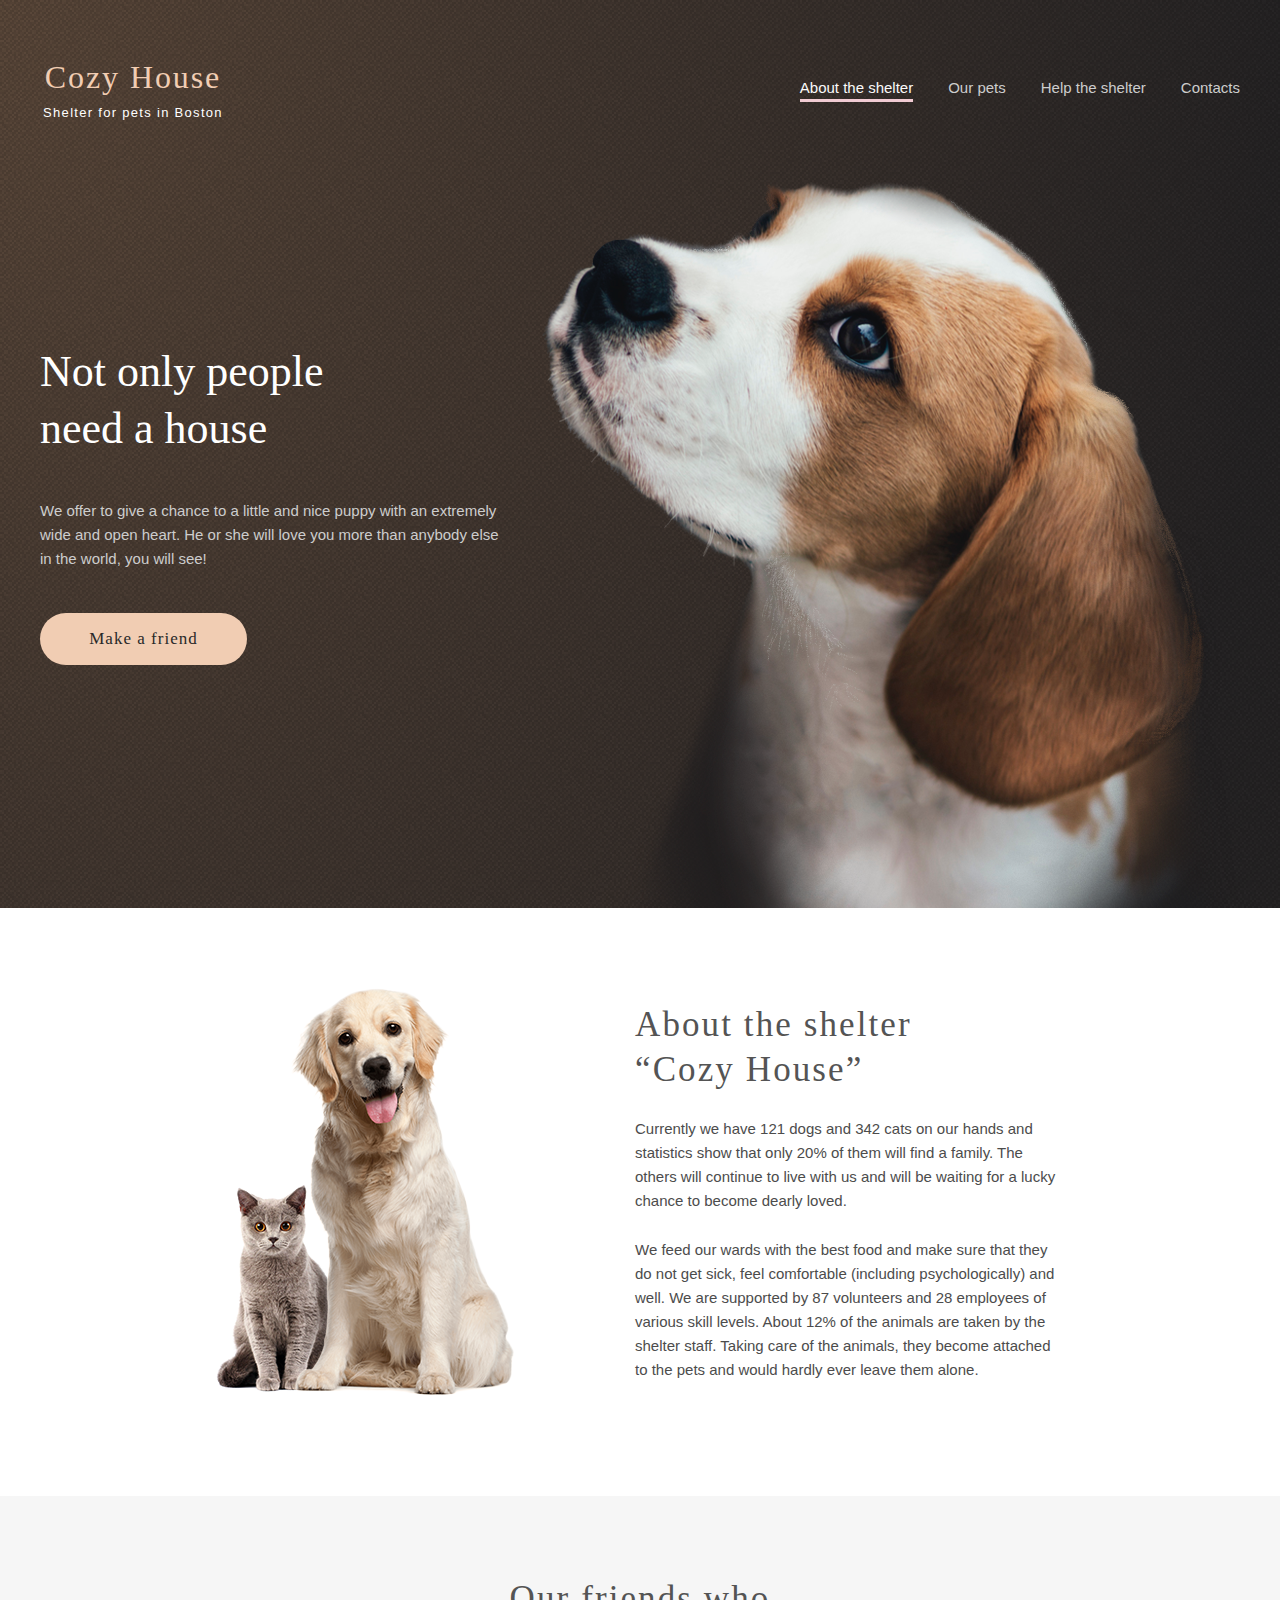
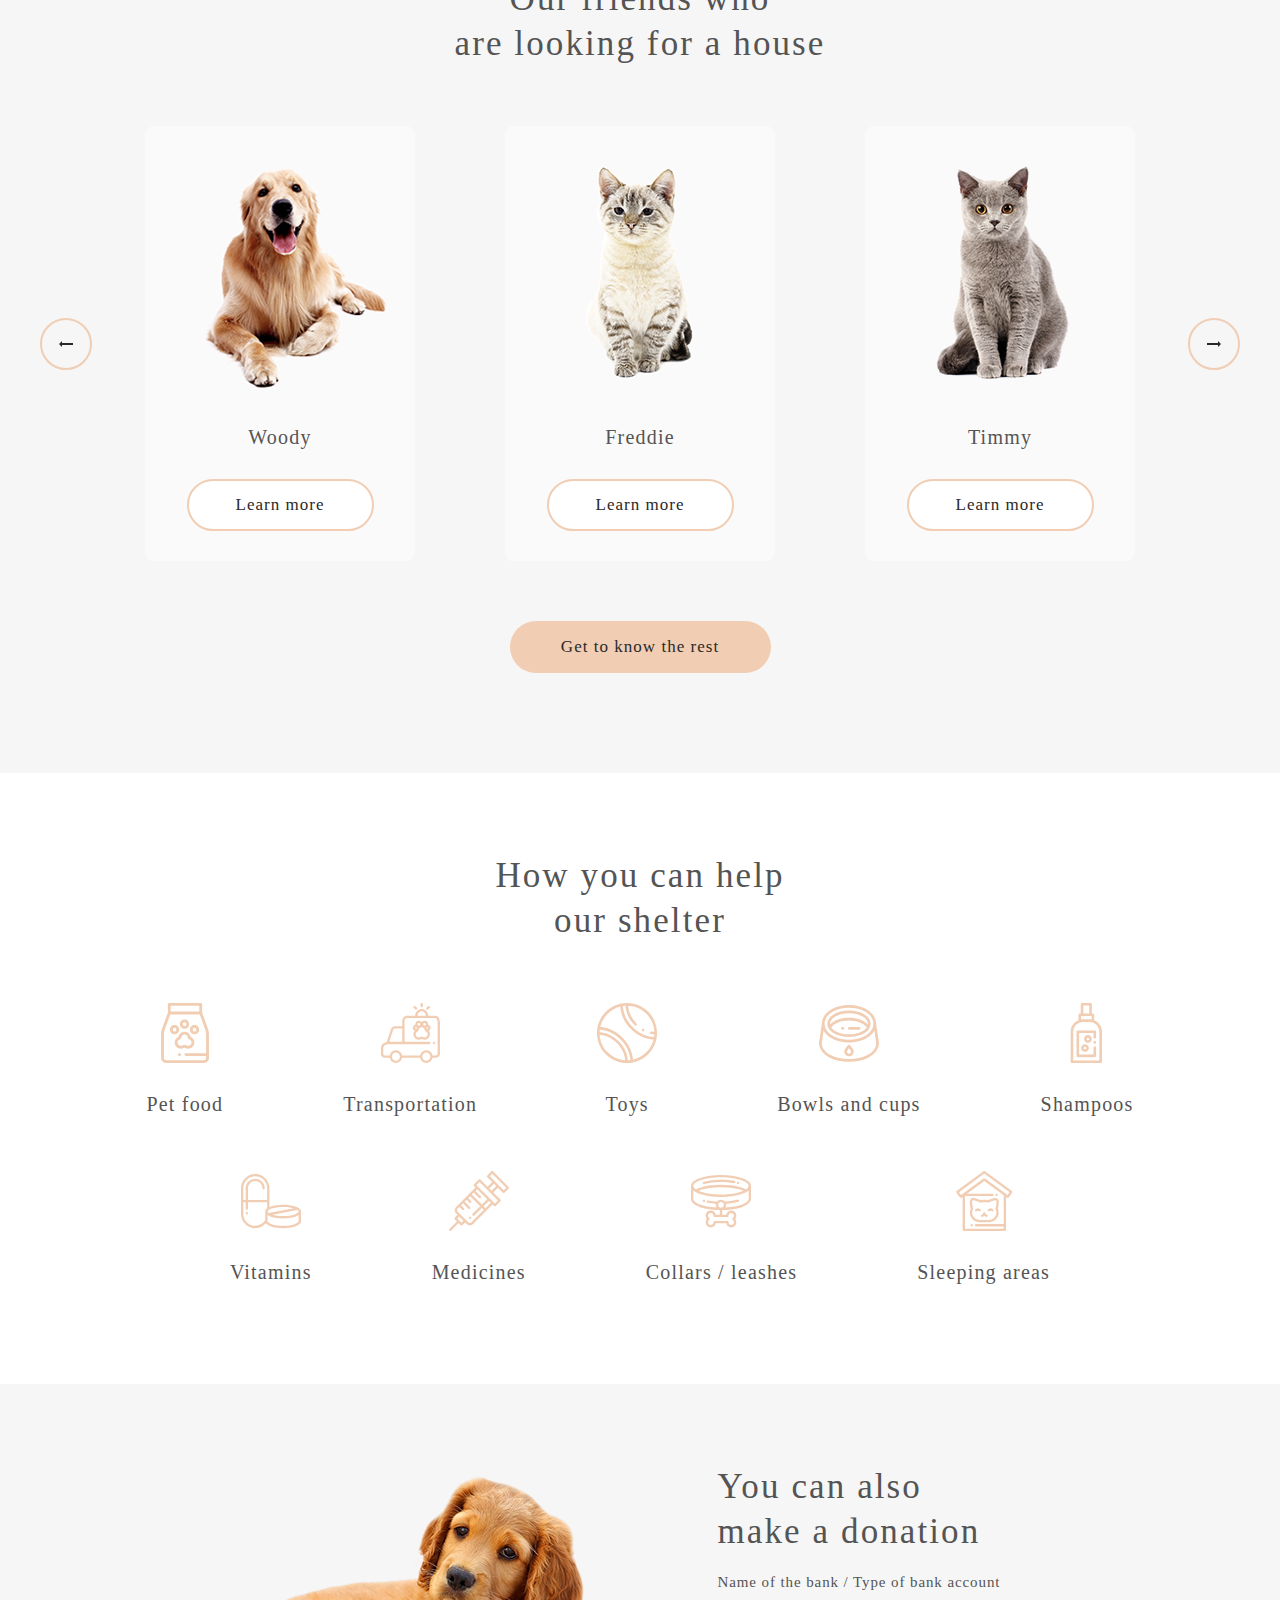
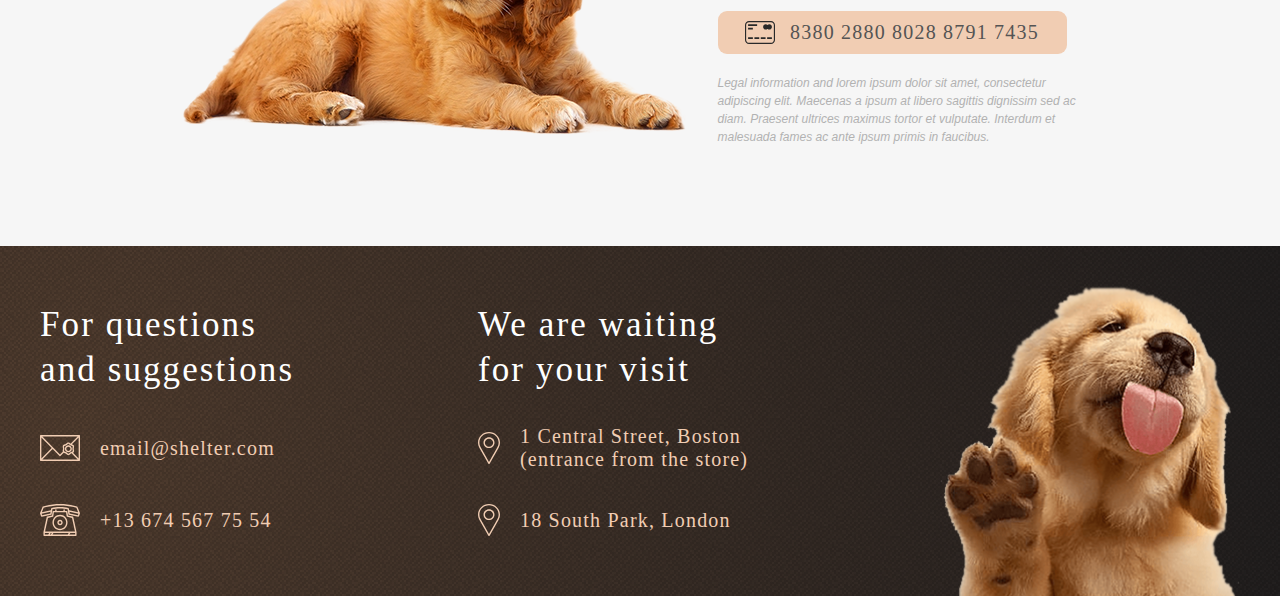
<file: pages/main/index.html>
<!DOCTYPE html>
<html lang="en">

<head>
    <meta charset="UTF-8">
    <meta name="viewport" content="width=device-width, initial-scale=1.0, maximum-scale=1">
    <title>Shelter - Main</title>
    <link rel="icon" type="icon" href="../../assets/icons/shelter.ico">
    <link rel="preload" href="../../assets/pets.json" as="fetch" crossorigin>
    <link rel="stylesheet" href="../../assets/styles/reset.css">
    <link rel="stylesheet" href="../../assets/styles/allpages.css">
    <link rel="stylesheet" href="./animations.css">
    <link rel="stylesheet" href="../../assets/styles/engine.css">
    <link rel="stylesheet" href="./style.css">
    <link rel="apple-touch-icon" sizes="180x180" href="../../assets/static/apple-touch-icon.png">
    <link rel="icon" type="image/png" sizes="32x32" href="../../assets/static/favicon-32x32.png">
    <link rel="icon" type="image/png" sizes="16x16" href="../../assets/static/favicon-16x16.png">
    <link rel="manifest" href="../../assets/static/site.webmanifest">
    <link rel="mask-icon" href="../../assets/static/safari-pinned-tab.svg" color="#5bbad5">
    <meta name="msapplication-TileColor" content="#da532c">
    <meta name="theme-color" content="#ffffff">
</head>

<body class="body" id="body">
    <h1 class="hidden-h1" hidden>Cozy House</h1>
    <header class="header">
        <div class= "blackout" id="blackout" onclick="pageEngine.resetMenu()"></div>
        <div class="content-wrapper">
            <div class="header-container">
                <div class="header-logo" id="header-logo">
                    <span class="header-logo-title" id="header-logo-title">Cozy House</span>
                    <span class="header-logo-subtitle" id="header-logo-subtitle">Shelter for pets in Boston</span>
                </div>
                <div class="header-burger" id="header-burger" onclick="pageEngine.switchMenu()">
                    <img src="../../assets/icons/Burger.svg" alt="burger icon">
                    <!-- <div class="header-burger-bar header-burger-bar1"></div>
                    <div class="header-burger-bar header-burger-bar2"></div>
                    <div class="header-burger-bar header-burger-bar3"></div> -->
                </div>
                <nav class="header-menu" id="header-menu">
                    <ul class="header-menu-list">
                        <li class="header-menu-item">
                            <a class="header-menu-link header-menu-active-link active" href="#" onclick="pageEngine.resetMenu()">About the shelter</a>
                        </li>
                        <li class="header-menu-item">
                            <a class="header-menu-link active" href="../pets/">Our pets</a>
                        </li>
                        <li class="header-menu-item ">
                            <a class="header-menu-link default-link" href="javascript:void(0);">Help the shelter</a>
                        </li>
                        <li class="header-menu-item">
                            <a class="header-menu-link default-link" href="javascript:void(0);">Contacts</a>
                        </li>
                    </ul>
                </nav>
            </div>
        </div>
    </header>
    <main>
        <div class="section-not-only">
            <div class="content-wrapper">
                <section class="not-only">
                    <div class="not-only-content">
                        <div class="not-only-caption caption-mobile"><h2>Not only people need a house</h2></div>
                        <div class="not-only-text"><p class="text-white">We offer to give a chance to a little and nice puppy with an extremely wide and open heart. He or she will love you more than anybody else in the world, you will see!</p></div>
                        <button class="not-only-button" onclick="location.href = '../pets/';">Make a friend</button>
                    </div>
                    <div class="not-only-image"><img src="../../assets/images/main/start-screen-puppy.png" alt="Woof woof"></div>
                </section>
            </div>
        </div>

        <div class="section-white">
            <div class="content-wrapper">
                <section class="block-section about">
                    <div class="about-image"><img src="../../assets/images/main/about-pets.png" alt="About pets"></div>
                    <div class="about-content">
                        <div class="section-caption caption-mobile"><h3>About the shelter<br> “Cozy House”</h3></div>
                        <div class="about-text"><p>Currently we have 121 dogs and 342 cats on our hands and statistics show that only 20% of them will find a family. The others will continue to live with us and will be waiting for a lucky chance to become dearly loved.</p></div>
                        <div class="about-text"><p>We feed our wards with the best food and make sure that they do not get sick, feel comfortable (including psychologically) and well. We are supported by 87 volunteers and 28 employees of various skill levels. About 12% of the animals are taken by the shelter staff. Taking care of the animals, they become attached to the pets and would hardly ever leave them alone.</p></div>
                    </div>
                </section>
            </div>
        </div>

        <div class="section-gray">
            <div class="content-wrapper">
                <section class="block-section">
                    <div class="section-caption pets-caption centered aligned caption-mobile"><h3>Our friends who<br> are looking for a house</h3></div>
                    <div class="pets-carousel">
                        <div class="pets-left pets-nav-button">
                            <button class="nav-button" onclick="pageEngine.slide(0)"><img src="../../assets/icons/arrow-left.svg" alt="Left arrow"></button>
                        </div>
                        <div class="pets-cards-window">
                                <div class="pet-card" id="pet-card-0" style="order: 0">
                                    <img class="pet-card-image" src="../../assets/images/blank.png" alt="">
                                    <p class="pet-card-title"></p>
                                    <button class="pet-card-button">Learn more</button>
                                </div>
                                <div class="pet-card" id="pet-card-1" style="order: 1">
                                    <img class="pet-card-image" src="../../assets/images/blank.png" alt="">
                                    <p class="pet-card-title"></p>
                                    <button class="pet-card-button">Learn more</button>
                                </div>
                                <div class="pet-card" id="pet-card-2" style="order: 2">
                                    <img class="pet-card-image" src="../../assets/images/blank.png" alt="">
                                    <p class="pet-card-title"></p>
                                    <button class="pet-card-button">Learn more</button>
                                </div>
                        </div>
                        <div class="pets-right pets-nav-button">
                            <button class="nav-button" onclick="pageEngine.slide(1)"><img src="../../assets/icons/arrow-right.svg" alt="Right Arrow"></button>
                        </div>
                    </div>
                    <div class="pets-button-wrapper"><button class="pets-button" onclick="location.href = '../pets/';">Get to know the rest</button></div>
                </section>
            </div>
        </div>

        <div class="section-white">
            <div class="content-wrapper">
                <section class="block-section">
                    <div class="section-caption aligned centered caption-mobile"><h3>How you can help<br> our shelter</h3></div>
                    <div class="help-items">
                        <div class="help-item">
                            <div class="help-icon"><img src="../../assets/icons/help/icon-pet-food.svg" alt=""></div>
                            <h4>Pet food</h4>
                        </div>
                        <div class="help-item">
                            <div class="help-icon"><img src="../../assets/icons/help/icon-transportation.svg" alt=""></div>
                            <h4>Transportation</h4>
                        </div>
                        <div class="help-item">
                            <div class="help-icon"><img src="../../assets/icons/help/icon-toys.svg" alt=""></div>
                            <h4>Toys</h4>
                        </div>
                        <div class="help-item">
                            <div class="help-icon"><img src="../../assets/icons/help/icon-bowls-and-cups.svg" alt=""></div>
                            <h4>Bowls and cups</h4>
                        </div>
                        <div class="help-item">
                            <div class="help-icon"><img src="../../assets/icons/help/icon-shampoos.svg" alt=""></div>
                            <h4>Shampoos</h4>
                        </div>
                        <div class="help-item">
                            <div class="help-icon"><img src="../../assets/icons/help/icon-vitamins.svg" alt=""></div>
                            <h4>Vitamins</h4>
                        </div>
                        <div class="help-item">
                            <div class="help-icon"><img src="../../assets/icons/help/icon-medicines.svg" alt=""></div>
                            <h4>Medicines</h4>
                        </div>
                        <div class="help-item">
                            <div class="help-icon"><img src="../../assets/icons/help/icon-collars-leashes.svg" alt=""></div>
                            <h4>Collars / leashes</h4>
                        </div>
                        <div class="help-item">
                            <div class="help-icon"><img src="../../assets/icons/help/icon-sleeping-area.svg" alt=""></div>
                            <h4>Sleeping areas</h4>
                        </div>                                                        
                    </div>
                </section>
            </div>
        </div>

        <div class="section-gray">
            <div class="content-wrapper">
                <section class="block-section donation">
                    <div class="donation-image"><img src="../../assets/images/main/donation-dog.png" alt="Donation"></div>
                    <div class="donation-content">
                        <div class="section-caption caption-mobile"><h3>You can also<br> make a donation</h3></div>
                        <div class="donation-bank-name"><h5>Name of the bank / Type of bank account</h5></div>
                        <a class="donation-link" href="javascript:void(0);">
                            <div class="donation-button">
                                <img class="active-icon" src="../../assets/icons/credit-card.svg" alt="Credit card">
                                <span class="donation-account">8380 2880 8028 8791 7435</span>
                            </div>
                        </a>
                        <div class="donation-description"><p class="donation-description-text">Legal information and lorem ipsum dolor sit amet, consectetur adipiscing elit. Maecenas a ipsum at libero sagittis dignissim sed ac diam. Praesent ultrices maximus tortor et vulputate. Interdum et malesuada fames ac ante ipsum primis in faucibus.</p></div>
                    </div>
                </section>
            </div>
        </div>
    </main>
    <footer class="footer">
        <div class="content-wrapper">
            <div class="footer-container">
                <div class="footer-contacts-container">
                    <div class="footer-contacts">
                        <div class="footer-contacts-caption"><h3 class="footer-h3">For questions and suggestions</h3></div>
                        <div class="footer-contacts-item"><a href="mailto:email@shelter.com" class="footer-link"><img class="active-icon footer-icon" src="../../assets/icons/mail.svg" alt="E-mail"><h4 class="footer-h4">email@shelter.com</h4></a></div>
                        <div class="footer-contacts-item footer-contacts-tel"><a href="tel:+136745677554" class="footer-link"><img class="active-icon footer-icon" src="../../assets/icons/phone.svg" alt="Phone"><h4 class="footer-h4">+13 674 567 75 54</h4></a></div>
                    </div>
                    <div class="footer-address">
                        <div class="footer-contacts-caption"><h3 class="footer-h3">We are waiting for your visit</h3></div>
                        <div class="footer-contacts-item"><a href="http://maps.google.com/?q=1 Central Street, Boston" target="_blank" class="footer-link"><img class="active-icon footer-icon" src="../../assets/icons/pin.svg" alt=""><h4 class="footer-h4">1 Central Street, Boston<br>(entrance from the store)</h4></a></div>
                        <div class="footer-contacts-item"><a href="http://maps.google.com/?q=18 South Park, London" target="_blank" class="footer-link"><img class="active-icon footer-icon" src="../../assets/icons/pin.svg" alt=""><h4 class="footer-h4">18 South Park, London</h4></a></div>
                    </div>
                </div>
                <div class="footer-image"><img src="../../assets/images/footer-puppy.png" alt="Woof woof"></div>
            </div>
        </div>
    </footer>
    <div class="popup popup-click" id="popup"  onclick="pageEngine.closePopup()">
        <div class="popup-wrapper popup-click">
            <div class="popup-close-button">
                <button class="nav-button popup-close" id="popup-close"><img src="../../assets/icons/cross.svg" alt="Close"></button>
            </div>
            <div class="popup-window" id="popup-window"></div>
        </div>
    </div>
    <script src="../engine.js" defer></script>
</body>
</html>
</file>
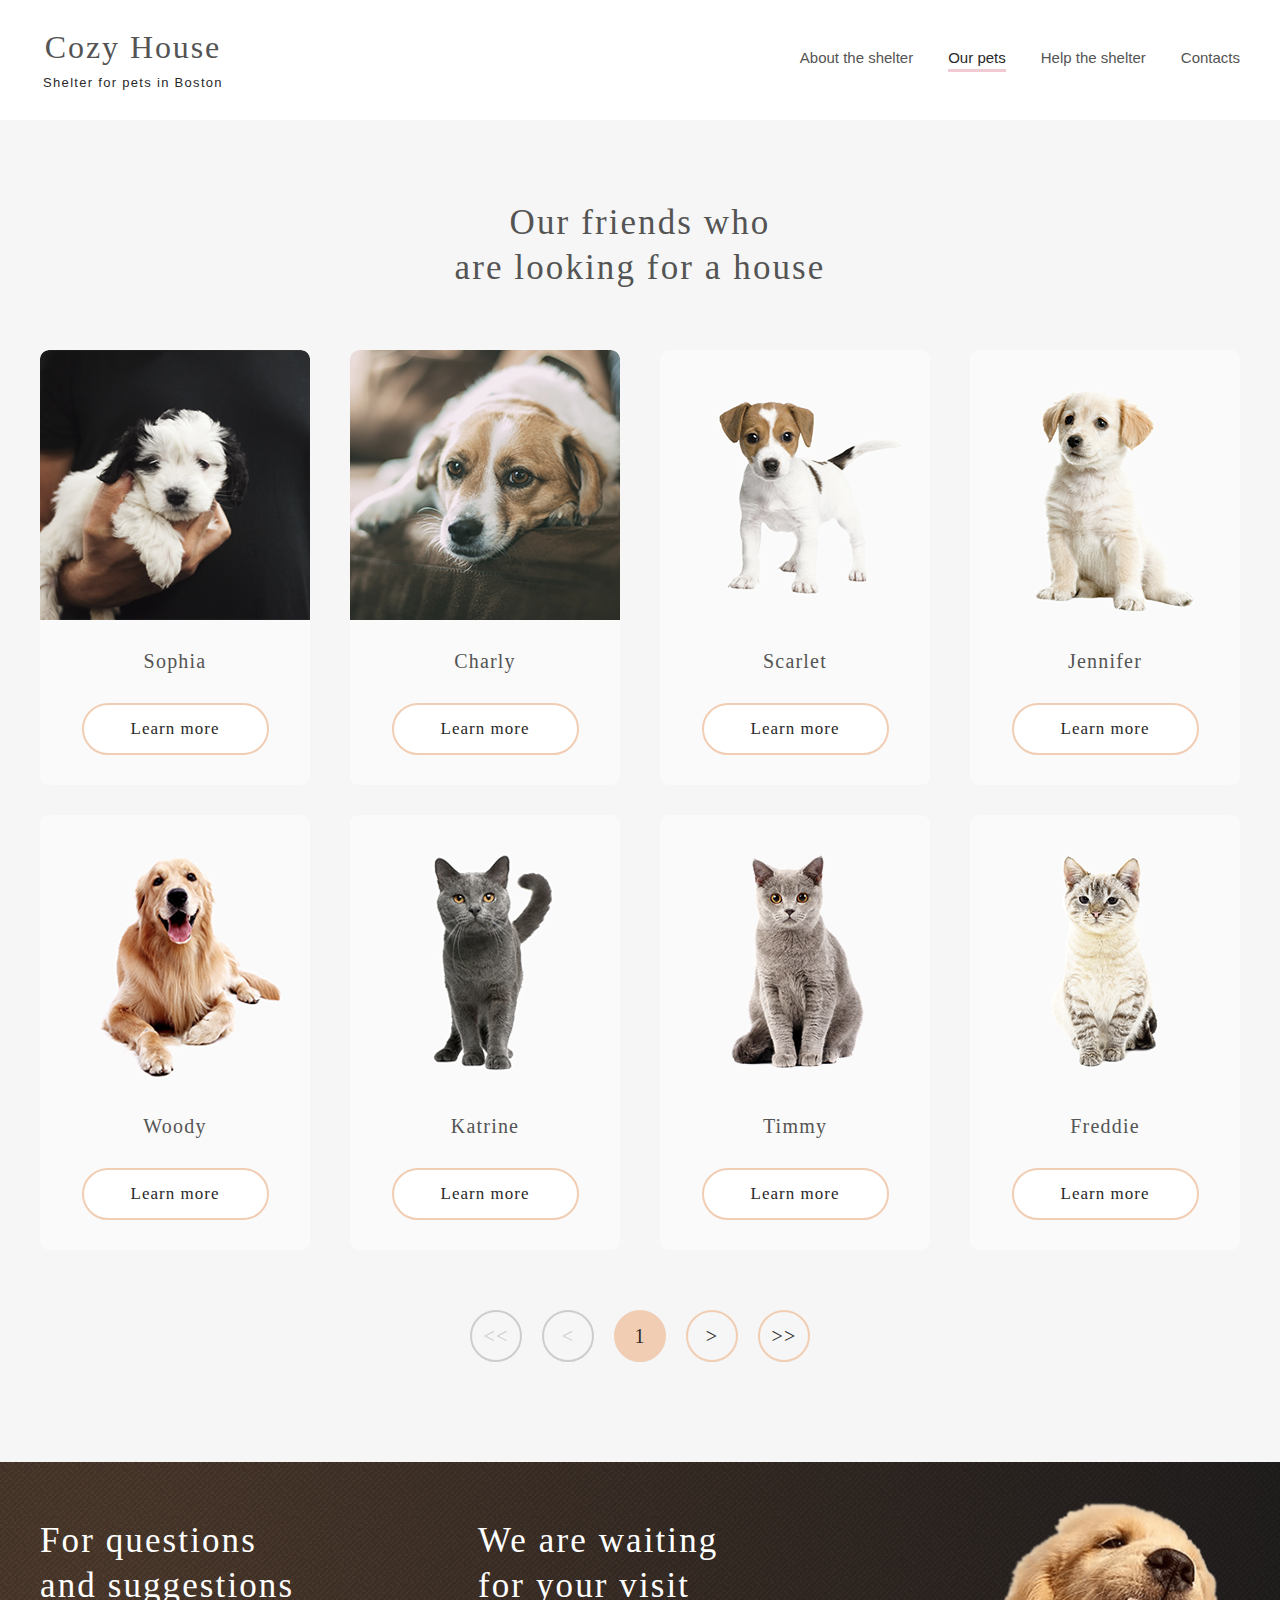
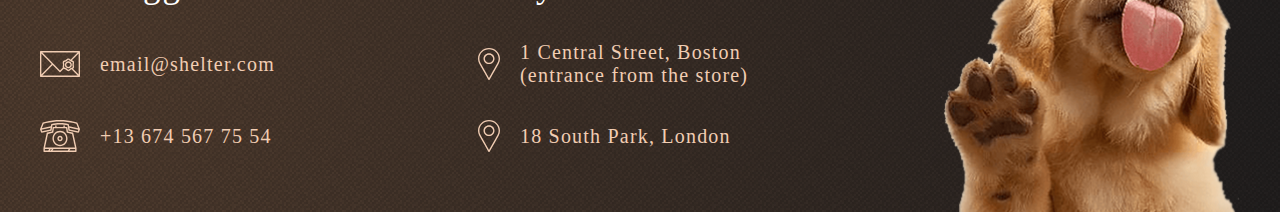
<file: pages/pets/index.html>
<!DOCTYPE html>
<html lang="en">

<head>
    <meta charset="UTF-8">
    <meta name="viewport" content="width=device-width, initial-scale=1.0, maximum-scale=1">
    <title>Shelter - Pets</title>
    <link rel="icon" type="icon" href="../../assets/icons/shelter.ico">
    <link rel="preload" href="https://rolling-scopes-school.github.io/i3-code-JS2020Q3/shelter/assets/pets.json" as="fetch" crossorigin>
    <link rel="stylesheet" href="../../assets/styles/reset.css">
    <link rel="stylesheet" href="../../assets/styles/allpages.css">
    <link rel="stylesheet" href="./animations.css">
    <link rel="stylesheet" href="../../assets/styles/engine.css">
    <link rel="stylesheet" href="./style.css">
    <link rel="apple-touch-icon" sizes="180x180" href="../../assets/static/apple-touch-icon.png">
    <link rel="icon" type="image/png" sizes="32x32" href="../../assets/static/favicon-32x32.png">
    <link rel="icon" type="image/png" sizes="16x16" href="../../assets/static/favicon-16x16.png">
    <link rel="manifest" href="../../assets/static/site.webmanifest">
    <link rel="mask-icon" href="../../assets/static/safari-pinned-tab.svg" color="#5bbad5">
    <meta name="msapplication-TileColor" content="#da532c">
    <meta name="theme-color" content="#ffffff">
</head>

<body class="body" id="body">
    <h1 class="hidden-h1" hidden>Cozy House</h1>
    <header class="header">
        <div class= "blackout" id="blackout" onclick="pageEngine.resetMenu()"></div>
        <div class="content-wrapper">
            <div class="header-container">
                <a href="../main/">
                    <div class="header-logo" id="header-logo">
                        <span class="header-logo-title" id="header-logo-title">Cozy House</span>
                        <span class="header-logo-subtitle" id="header-logo-subtitle">Shelter for pets in Boston</span>
                    </div>
                </a>
                <div class="header-burger" id="header-burger" onclick="pageEngine.switchMenu()">
                    <img src="../../assets/icons/dark-burger.svg" alt="burger icon">
                </div>
                <nav class="header-menu" id="header-menu">
                    <ul class="header-menu-list">
                        <li class="header-menu-item">
                            <a class="header-menu-link active" href="../main/">About the shelter</a>
                        </li>
                        <li class="header-menu-item">
                            <a class="header-menu-link header-menu-active-link active" href="#" onclick="pageEngine.resetMenu()">Our pets</a>
                        </li>
                        <li class="header-menu-item">
                            <a class="header-menu-link default-link" href="javascript:void(0);">Help the shelter</a>
                        </li>
                        <li class="header-menu-item">
                            <a class="header-menu-link default-link" href="javascript:void(0);">Contacts</a>
                        </li>
                    </ul>
                </nav>
            </div>
        </div>
    </header>

    <main>
        <div class="section-gray">
            <div class="content-wrapper">
                <section class="block-section pets">
                    <div class="section-caption caption-mobile pets-caption"><h3>Our friends who<br>are looking for a house</h3></div>
                    <div class="pets-grid-wrapper">
                        <div class="pets-grid" id="pets-grid">
                            <div class="pet-card" id="pet-card-0" style="order: 0">
                                <img class="pet-card-image" src="../../assets/images/blank.png" alt="">
                                <p class="pet-card-title"></p>
                                <button class="pet-card-button">Learn more</button>
                            </div>
                            <div class="pet-card" id="pet-card-1" style="order: 1">
                                <img class="pet-card-image" src="../../assets/images/blank.png" alt="">
                                <p class="pet-card-title"></p>
                                <button class="pet-card-button">Learn more</button>
                            </div>
                            <div class="pet-card" id="pet-card-2" style="order: 2">
                                <img class="pet-card-image" src="../../assets/images/blank.png" alt="">
                                <p class="pet-card-title"></p>
                                <button class="pet-card-button">Learn more</button>
                            </div>
                            <div class="pet-card" id="pet-card-3" style="order: 3">
                                <img class="pet-card-image" src="../../assets/images/blank.png" alt="">
                                <p class="pet-card-title"></p>
                                <button class="pet-card-button">Learn more</button>
                            </div>
                            <div class="pet-card" id="pet-card-4" style="order: 4">
                                <img class="pet-card-image" src="../../assets/images/blank.png" alt="">
                                <p class="pet-card-title"></p>
                                <button class="pet-card-button">Learn more</button>
                            </div>
                            <div class="pet-card" id="pet-card-5" style="order: 5">
                                <img class="pet-card-image" src="../../assets/images/blank.png" alt="">
                                <p class="pet-card-title"></p>
                                <button class="pet-card-button">Learn more</button>
                            </div>
                            <div class="pet-card" id="pet-card-6" style="order: 6">
                                <img class="pet-card-image" src="../../assets/images/blank.png" alt="">
                                <p class="pet-card-title"></p>
                                <button class="pet-card-button">Learn more</button>
                            </div>
                            <div class="pet-card" id="pet-card-7" style="order: 7">
                                <img class="pet-card-image" src="../../assets/images/blank.png" alt="">
                                <p class="pet-card-title"></p>
                                <button class="pet-card-button">Learn more</button>
                            </div>
                        </div>
                    </div>
                    <div class="pets-paginator">
                        <div class="pets-nav-button"><button class="nav-button" id="paginator-first" onclick="pageEngine.goPage(0, 1)" disabled>&lt;&lt;</button></div>
                        <div class="pets-nav-button"><button class="nav-button" id="paginator-previous" onclick="pageEngine.goPage(0)" disabled>&lt;</button></div>
                        <div class="pets-nav-button"><button class="nav-button nav-page-button" id="paginator-page">1</button></div>
                        <div class="pets-nav-button"><button class="nav-button" id="paginator-next" onclick="pageEngine.goPage(1)">&gt;</button></div>
                        <div class="pets-nav-button"><button class="nav-button" id="paginator-last" onclick="pageEngine.goPage(1, 1)">&gt;&gt;</button></div>
                    </div>
                </section>
            </div>
        </div>
    </main>
    
    <footer class="footer">
        <div class="content-wrapper">
            <div class="footer-container">
                <div class="footer-contacts-container">
                    <div class="footer-contacts">
                        <div class="footer-contacts-caption"><h3 class="footer-h3">For questions and suggestions</h3></div>
                        <div class="footer-contacts-item"><a href="mailto:email@shelter.com" class="footer-link"><img class="active-icon footer-icon" src="../../assets/icons/mail.svg" alt="E-mail"><h4 class="footer-h4">email@shelter.com</h4></a></div>
                        <div class="footer-contacts-item footer-contacts-tel"><a href="tel:+136745677554" class="footer-link"><img class="active-icon footer-icon" src="../../assets/icons/phone.svg" alt="Phone"><h4 class="footer-h4">+13 674 567 75 54</h4></a></div>
                    </div>
                    <div class="footer-address">
                        <div class="footer-contacts-caption"><h3 class="footer-h3">We are waiting for your visit</h3></div>
                        <div class="footer-contacts-item"><a href="http://maps.google.com/?q=1 Central Street, Boston" target="_blank" class="footer-link"><img class="active-icon footer-icon" src="../../assets/icons/pin.svg" alt=""><h4 class="footer-h4">1 Central Street, Boston<br>(entrance from the store)</h4></a></div>
                        <div class="footer-contacts-item"><a href="http://maps.google.com/?q=18 South Park, London" target="_blank" class="footer-link"><img class="active-icon footer-icon" src="../../assets/icons/pin.svg" alt=""><h4 class="footer-h4">18 South Park, London</h4></a></div>
                    </div>
                </div>
                <div class="footer-image"><img src="../../assets/images/footer-puppy.png" alt="Woof woof"></div>
            </div>
        </div>
    </footer>
    <div class="popup popup-click" id="popup"  onclick="pageEngine.closePopup()">
        <div class="popup-wrapper popup-click">
            <div class="popup-close-button">
                <button class="nav-button popup-close" id="popup-close"><img src="../../assets/icons/cross.svg" alt="Close"></button>
            </div>
            <div class="popup-window" id="popup-window"></div>
        </div>
    </div>
    <script src="../engine.js" defer></script>
</body>
</html>
</file>
<file: assets/styles/allpages.css>
html {
  font-size: 10px;
  box-sizing: border-box;
}

*,
*::before,
*::after {
  box-sizing: inherit;
}

body {
  min-width: 320px;
  background-color: #ffffff;
  font-family: Arial;
  font-size: 1.5rem;
  line-height: 2.4rem;
  color: #4c4c4c;
  overflow-x: hidden;
}

img {
  max-width: 100%;
  max-height: 100%;
}

a {
  color: #545454;
  text-decoration: none;
}

.default-link:hover {
  cursor: default;
}

a:hover {
  cursor: pointer;
  opacity: 1;
}

a.under-link:hover {
  border-bottom: 3px solid #545454;
  padding-bottom: 3px;
}

.active-icon:hover {
  cursor: pointer;
  transform: scale(1.2);
}

h2 {
  font-family: Georgia;
  font-size: 4.4rem;
  line-height: 5.7rem;
  display: flex;
  align-items: center;
  color: #ffffff;
}

h3 {
  font-family: Georgia;
  font-size: 3.5rem;
  line-height: 4.5rem;
  letter-spacing: 0.06em;
  color: #545454;
}

h4 {
  font-family: Georgia;
  font-size: 2rem;
  line-height: 2.3rem;
  letter-spacing: 0.06em;
  color: #545454;
}

h5 {
  font-family: Georgia;
  font-size: 1.5rem;
  line-height: 1.7rem;
  letter-spacing: 0.06em;
  color: #545454;
}

button {
  width: 207px;
  height: 52px;
  font-family: Georgia;
  font-size: 1.7rem;
  line-height: 2.2rem;
  letter-spacing: 0.06em;
  color: #292929;
  display: flex;
  align-items: center;
  justify-content: center;
  background: #f1cdb3;
  border-radius: 100px;
  border: 0;
}

button:hover {
  cursor: pointer;
  background: #fddcc4;
  border: none;
}

/* Cosmetic classes*/
.text-white {
  color: #cdcdcd;
}

.text-black {
  color: #000000;
}

.text-bold {
  font-weight: bold;
}

.centered {
  margin: 0 auto;
}

.aligned {
  text-align: center;
}

.block-section {
  padding-top: 80px;
  padding-bottom: 100px;
}

.section-caption {
  width: 370px;
}

.section-white {
  background-color: #ffffff;
}

.section-gray {
  background-color: #f6f6f6;
}

/* Core classes*/
.content-wrapper {
  width: 1200px;
  margin: 0 auto;
}

.header {
  width: 100%;
  min-width: 320px;
  position: absolute;
  top: 60px;
}

.header-container {
  display: flex;
  justify-content: space-between;
  align-items: center;
}

.header-logo {
  width: 186px;
  height: 60px;
  align-self: center;
  display: flex;
  flex-direction: column;
  align-items: center;
  justify-content: space-between;
  z-index: 1;
}

.header-logo-title {
  font-family: Georgia;
  font-size: 3.2rem;
  line-height: 3.5rem;
  display: flex;
  align-items: center;
  letter-spacing: 0.06em;
  color: #f1cdb3;
}

.header-logo-subtitle {
  font-size: 1.3rem;
  line-height: 1.5rem;
  display: flex;
  align-items: center;
  letter-spacing: 0.1em;
  color: #ffffff;
}

.header-burger {
  display: none;
  cursor: pointer;
  z-index: 1;
  transition: 0.5s
}

.header-menu {
  display: flex;
  align-items: center;
  justify-content: flex-end;
  padding-bottom: 4px;
}

.header-menu-list {
  display: flex;
  align-items: center;
}

.header-menu-item {
  font-size: 1.5rem;
  line-height: 2.4rem;
  color: #cdcdcd;
  margin-right: 35px;
}

.header-menu-item:last-child {
  margin-right: 0;
}

.header-menu-link {
  color: #cdcdcd;
}

.header-menu-active-link {
  color: #fafafa;
  border-bottom: 3px solid #f1cbd3;
  padding-bottom: 3px;
}

.active:hover {
  color: #fafafa;
}


.nav-button {
  font-family: Georgia;
  font-size: 2rem;
  line-height: 2.3rem;
  letter-spacing: 0.06em;
  color: #292929;
  background-color: transparent;
  width: 52px;
  height: 52px;
  border: 2px solid #f1cdb3;
  box-sizing: border-box;
  border-radius: 100px;
}

.nav-button:disabled {
  color: #cdcdcd;
  background-color: transparent;
  border: 2px solid #cdcdcd;
  cursor: unset;
}

.pet-card {
  background-color: #fafafa;
  width: 270px;
  height: 435px;
  display: flex;
  flex-direction: column;
  border-radius: 9px;
  align-items: center;
  justify-content: space-between;
  overflow: hidden;
}

.pet-card:hover {
  background: #ffffff;
  box-shadow: 0px 2px 35px 14px rgba(13, 13, 13, 0.04);
  cursor: pointer;
}

.pet-card-title {
  font-family: Georgia;
  font-size: 2rem;
  line-height: 2.3rem;
  letter-spacing: 0.06em;
  color: #545454;
}

.pet-card-button {
  width: 187px;
  height: 52px;
  background-color: #ffffff;
  border: 2px solid #f1cdb3;
  box-sizing: border-box;
  border-radius: 100px;
  margin-bottom: 30px;
}

.footer {
  background: url(../../assets/images/noise_transparent_2x.png),
    radial-gradient(110.67% 538.64% at 5.73% 50%, #513d2f 0%, #1a1a1c 100%),
    #211f20;
}

.footer-h3 {
  color: #ffffff;
}

.footer-h4 {
  color: #f1cdb3;
}

.footer-h4:hover {
  border-bottom: 3px solid #f1cdb3;
  padding-bottom: 3px;
}

.footer-container {
  display: flex;
  justify-content: space-between;
  padding-top: 40px;
}

.footer-contacts-container {
  padding-top: 16px;
  width: 740px;
  display: flex;
  justify-content: space-between;
}

.footer-image {
  width: 300px;
  align-self: flex-end;
}

.footer-contacts {
  height: 234px;
  width: 278px;
  display: flex;
  flex-direction: column;
  justify-content: space-between;
}

.footer-address {
  height: 234px;
  width: 302px;
  display: flex;
  flex-direction: column;
  justify-content: space-between;
}

.footer-contacts-caption {
  width: 280px;
}

.footer-contacts-item {
  display: flex;
}

.footer-link {
  display: flex;
  align-items: center;
}

.footer-icon {
  margin-right: 20px;
}

#popup-close:hover {
background-color: #f1cdb3;
}

/* Media queries */
@media (max-width: 1279px) {
  .content-wrapper {
    width: 708px;
  }

  .header {
    top: 30px;
  }

  .footer-container {
    flex-direction: column;
    padding-top: 30px;
  }

  .footer-contacts-container {
    width: 708px;
    display: flex;
    justify-content: space-around;
    padding: 0;
  }

  .footer-image {
    width: 300px;
    align-self: center;
    padding-top: 65px;
  }
}

@media (max-width: 767px) {
  .content-wrapper {
    width: 300px;
  }

  .header-logo {
    transition: transform 0.5s;
  }
  
  .block-section {
    padding-top: 42px;
    padding-bottom: 42px;
  }

  .section-caption {
    width: 260px;
  }

  .caption-mobile {
    margin: 0 auto;
    text-align: center;
  }

  h2 {
    font-size: 2.5rem;
    line-height: 3.2rem;
    letter-spacing: 0.06em;
  }

  h3 {
    font-size: 2.5rem;
    line-height: 3.2rem;
    letter-spacing: 0.06em;
  }

  h4:not(.footer-h4) {
    font-size: 1.5rem;
    line-height: 1.65rem;
    letter-spacing: 0.06em;
  }

  h5 {
    font-size: 1.5rem;
    line-height: 2.4rem;
    letter-spacing: normal;
  }

  .footer-contacts-container {
    width: 300px;
    flex-direction: column;
    align-items: center;
  }

  .footer-contacts-caption {
    width: 260px;
    text-align: center;
    margin: 0 auto;
  }

  .footer-contacts {
    width: 280px;
    height: 208px;
    align-items: center;
  }

  .footer-address {
    padding-top: 40px;
    width: 300px;
    height: 260px;
  }

  .footer-contacts-item {
    width: auto;
  }

  .footer-image {
    padding-top: 40px;
    width: 260px;
  }
}

@media (max-width: 319px) {
  body {
    overflow-x: auto;
  }
}
</file>
<file: pages/main/animations.css>
.slide-in-left {
  animation: slide-in-left 0.495s cubic-bezier(0.25, 0.46, 0.45, 0.94) both;
}

.slide-in-right {
  animation: slide-in-right 0.495s cubic-bezier(0.25, 0.46, 0.45, 0.94) both;
}

.slide-out-left {
  animation: slide-in-left 0.495s cubic-bezier(0.25, 0.46, 0.45, 0.94) reverse
    both;
}

.slide-out-right {
  animation: slide-in-right 0.495s cubic-bezier(0.25, 0.46, 0.45, 0.94) reverse
    both;
}

@keyframes slide-in-left {
  0% {
    transform: translateX(-990px);
    opacity: 0;
  }
  100% {
    transform: translateX(0);
    opacity: 1;
  }
}

@keyframes slide-in-right {
  0% {
    transform: translateX(990px);
    opacity: 0;
  }
  100% {
    transform: translateX(0);
    opacity: 1;
  }
}

@media (max-width: 1279px) {
  .slide-in-left {
    animation: slide-in-left 0.29s cubic-bezier(0.25, 0.46, 0.45, 0.94) both;
  }

  .slide-in-right {
    animation: slide-in-right 0.29s cubic-bezier(0.25, 0.46, 0.45, 0.94) both;
  }

  .slide-out-left {
    animation: slide-in-left 0.29s cubic-bezier(0.25, 0.46, 0.45, 0.94) reverse
      both;
  }

  .slide-out-right {
    animation: slide-in-right 0.29s cubic-bezier(0.25, 0.46, 0.45, 0.94) reverse
      both;
  }

  @keyframes slide-in-left {
    0% {
      transform: translateX(-580px);
      opacity: 0;
    }
    100% {
      transform: translateX(0);
      opacity: 1;
    }
  }

  @keyframes slide-in-right {
    0% {
      transform: translateX(580px);
      opacity: 0;
    }
    100% {
      transform: translateX(0);
      opacity: 1;
    }
  }
}

@media (max-width: 767px) {
  .slide-in-left {
    animation: slide-in-left 0.135s cubic-bezier(0.25, 0.46, 0.45, 0.94) both;
  }

  .slide-in-right {
    animation: slide-in-right 0.135s cubic-bezier(0.25, 0.46, 0.45, 0.94) both;
  }

  .slide-out-left {
    animation: slide-in-left 0.135s cubic-bezier(0.25, 0.46, 0.45, 0.94) reverse
      both;
  }

  .slide-out-right {
    animation: slide-in-right 0.135s cubic-bezier(0.25, 0.46, 0.45, 0.94)
      reverse both;
  }

  @keyframes slide-in-left {
    0% {
      transform: translateX(-270px);
      opacity: 0;
    }
    100% {
      transform: translateX(0);
      opacity: 1;
    }
  }

  @keyframes slide-in-right {
    0% {
      transform: translateX(270px);
      opacity: 0;
    }
    100% {
      transform: translateX(0);
      opacity: 1;
    }
  }
}
</file>
<file: assets/styles/engine.css>
.change.body {
  overflow-y: hidden;
}

@media (hover: hover) and (pointer: fine) {
  .change.body {
    padding-right: 16px;
  }
}

.blackout {
  position: fixed;
  width: 100%;
  height: 100%;
  top: 0;
  display: none;
  background-color: rgba(41, 41, 41, 0.6);
  transition: 0.3s;
  cursor: pointer;
}

.popup {
  position: fixed;
  width: 100%;
  height: 100%;
  top: 0;
  display: none;
  align-items: center;
  justify-content: center;
  z-index: 1;
  background-color: rgba(41, 41, 41, 0.6);
}

.popup-click {
  cursor: pointer;
}

.change.popup {
  display: flex;
}

.popup-wrapper {
  width: 952px;
  margin-left: 4%;
}

.popup-close-button {
  width: 52px;
  height: 52px;
  margin-left: auto;
  margin-right: 10px;
}

.change.popup-close {
  background: #fddcc4;
  border: none;
}

.popup-window {
  width: 900px;
  display: none;
  background: #fafafa;
  border-radius: 9px;
  justify-content: space-between;
  box-shadow: 0px 2px 35px 14px rgba(13, 13, 13, 0.04);
  z-index: 1;
  cursor: default;
}

.change.popup-window {
  display: flex;
}

.popup-image {
  width: 500px;
  border-radius: 9px;
}

.popup-content {
  max-width: 351px;
  margin: 50px 20px auto auto;
}

.popup-content-subtitle {
  margin-top: 10px;
}

.popup-content-description {
  margin: 40px 0;
}

.popup-list {
  list-style-type: disc;
  list-style-position: outside;
  padding-left: 15px;
  color: #f1cdb3;
}

.popup-list-item {
  margin-bottom: 8px;
}

.popup-list-item:last-child {
  margin-bottom: 0;
}

@media (max-width: 1279px) {
  .popup-wrapper {
    width: 682px;
    margin-left: 7%;
  }

  .popup-window {
    width: 630px;
  }

  .popup-image {
    width: 350px;
  }

  .popup-content {
    max-width: 261px;
    margin: 10px 11px auto auto;
  }

  .popup-content-subtitle {
    margin-top: 10px;
  }

  .popup-content-description {
    margin: 20px 0;
  }

  .popup-description-text {
    font-size: 13px;
    line-height: 14px;
    letter-spacing: 0.06em;
  }

  .popup-list-item {
    margin-bottom: 3px;
  }
}

@media (max-width: 767px) {
  .header-burger {
    position: absolute;
    display: block;
    right: calc(53px - (100vw - 100%));
  }

  .header-menu {
    position: fixed;
    min-height: 560px;
    width: 0;
    right: 0;
    top: 0;
    bottom: 0;
    background-color: #292929;
    overflow: hidden;
    transition: 0.5s;
  }

  .header-menu-list {
    flex-direction: column;
    align-items: center;
    margin: 0 auto;
  }

  .header-menu-item {
    font-size: 3.2rem;
    line-height: 5.1rem;
    margin: 0 0 40px 0;
    white-space: nowrap;
  }

  .header-menu-item:last-child {
    margin-bottom: 0px;
  }

  .change.header-burger {
    position: fixed;
    top: 49px;
  }

  .change.header-burger {
    transform: rotate(-90deg);
  
  }

  /* .change.header-burger > .header-burger-bar {
    background-color: #f1cdb3;
    transform: rotate(-90deg);
  } */

  /* .change.header-burger > .header-burger-bar1 {
    transform: rotate(-90deg) translate(-10px, 8px);
  }

  .change.header-burger > .header-burger-bar2 {
    transform: rotate(-90deg);
  }

  .change.header-burger > .header-burger-bar3 {
    transform: rotate(-90deg) translate(10px, -8px);
  } */

  .change.blackout {
    display: block;
  }

  .change.header-menu {
    width: 320px;
  }

  .change.header-logo {
    position: fixed;
    top: 30px;
    right: calc(136px - (100vw - 100%));
    /* transform: rotate(360deg); */
    transform: translateX(10px);
  }

  .change.header-logo-title {
    color: #f1cdb3;
  }

  .change.header-logo-subtitle {
    color: #ffffff;
  }

  .popup-wrapper {
    width: 270px;
    margin-left: 11%;
  }

  .popup-close-button {
    width: 52px;
    height: 52px;
    margin-left: auto;
    margin-right: 0;
  }

  .popup-window {
    width: 240px;
  }

  .popup-image {
    width: 0px;
    visibility: hidden;
  }

  .popup-content {
    max-width: 220px;
    margin: auto auto;
    padding-top: 10px;
  }

  .popup-content-title {
    font-size: 3.5rem;
    line-height: 4.5rem;
    text-align: center;
  }

  .popup-content-subtitle {
    font-size: 2rem !important;
    line-height: 2.3rem !important;
    text-align: center;
  }

  .popup-content-description {
    margin: 20px 0 24px;
  }

  .popup-list-item {
    margin-bottom: 0px;
  }
}

@media (max-width: 319px) {
  .header-burger {
    right: 53px;
  }

  .change.header-logo {
    right: 126px;
  }
}
</file>
<file: pages/main/style.css>
.section-not-only {
  background: url(../../assets/images/noise_transparent_2x.png),
    radial-gradient(100% 215.42% at 0% 0%, #5b483a 0%, #262425 100%), #211f20;
}

.not-only {
  padding-top: 180px;
  display: flex;
  justify-content: space-between;
}

.not-only-content {
  width: 480px;
  padding-top: 163px;
}

.not-only-caption {
  width: 310px;
}

.not-only-text {
  width: 460px;
  padding: 42px 0;
}

.not-only-image {
  width: 698px;
  align-self: flex-end;
}

.about {
  width: 850px;
  display: flex;
  justify-content: space-between;
  align-items: center;
  margin: 0 auto;
}

.about-content {
  width: 430px;
}

.about-text {
  padding-top: 25px;
}

.about-image {
  width: 300px;
}

.pets-caption {
  width: 400px;
}

.pets-carousel {
  display: flex;
  align-items: center;
  justify-content: space-between;
  margin: 0 auto;
  padding: 60px 0;
}

.pets-cards-window {
  width: 1090px;
  min-height: 435px;
  display: flex;
  justify-content: space-between;
  overflow-x: hidden;
  padding: 0 50px;
}

.pet-card {
  transition: 0.5s;
}

.pets-button-wrapper {
  width: 261px;
  margin: 0 auto;
}

.pets-button {
  width: 261px;
}

.help-items {
  padding-top: 60px;
  width: 1160px;
  display: flex;
  flex-wrap: wrap;
  justify-content: center;
  margin: 0 auto;
}

.help-item {
  width: auto;
  height: 113px;
  display: flex;
  flex-direction: column;
  align-items: center;
  margin: 0 60px 55px 60px;
}

.help-icon {
  width: 60px;
  height: 60px;
  display: flex;
  justify-content: center;
  align-items: center;
  margin-bottom: 30px;
}

.help-item:nth-child(n + 6) {
  margin: 0 60px;
}

.donation {
  width: 915px;
  display: flex;
  justify-content: space-between;
  align-items: center;
  margin: 0 auto;
}

.donation-image {
  width: 505px;
  padding: 11px 0 10px;
}

.donation-content {
  width: 380px;
}

.donation-bank-name {
  padding: 20px 0;
}

.donation-button {
  width: 349px;
  height: 43px;
  background: #f1cdb3;
  border-radius: 9px;
  display: flex;
  align-items: center;
  justify-content: center;
  border: 0;
}

.donation-button:hover {
  cursor: pointer;
  background: #fddcc4;
  border: none;
}

.donation-account {
  font-family: Georgia;
  font-size: 2rem;
  line-height: 2.3rem;
  letter-spacing: 0.06em;
  margin-left: 15px;
}

.donation-account:hover {
  border-bottom: 3px solid #545454;
  padding-bottom: 3px;
}

.donation-description {
  padding-top: 20px;
  width: 360px;
}

.donation-description-text {
  font-family: Arial;
  font-style: italic;
  font-size: 1.2rem;
  line-height: 1.8rem;
  color: #b2b2b2;
}

/* Media queries */
@media (max-width: 1279px) {
  .not-only {
    max-height: 1165px;
    padding-top: 150px;
    flex-direction: column;
  }

  .not-only-content {
    width: 460px;
    padding-top: 0;
    padding-bottom: 100px;
    align-self: center;
  }

  .not-only-button {
    margin: 0 auto;
  }

  .not-only-image {
    width: 569px;
  }

  .about {
    width: 437px;
    flex-direction: column;
  }

  .about-content {
    order: 0;
  }

  .about-image {
    padding-top: 80px;
    order: 1;
  }

  .pets-cards-window {
    width: 600px;
    padding: 0 10px;
  }

  .pet-card:nth-last-child(1) {
    display: none;
  }

  .help-items {
    width: 632px;
    justify-content: flex-start;
  }

  .help-item {
    width: 170px;
    height: 113px;
  }

  .help-item:nth-child(n) {
    margin: 0 60px 55px 0;
  }

  .help-item:nth-child(3n) {
    margin-right: 0;
  }

  .help-item:nth-child(n + 7) {
    margin-bottom: 0;
  }

  .donation {
    width: 505px;
    flex-direction: column;
  }

  .donation-image {
    width: 505px;
    order: 1;
    padding: 63px 0 0 0;
  }

  .donation-content {
    order: 0;
  }
}

/* Media queries */
@media (max-width: 767px) {
  .not-only {
    max-height: 823px;
  }

  .not-only-content {
    width: 300px;
    text-align: center;
    padding-bottom: 105px;
  }

  .not-only-caption {
    width: 260px;
    margin: 0 auto;
  }

  .not-only-text {
    width: 300px;
  }

  .not-only-image {
    width: 260px;
  }

  .about {
    width: 300px;
    padding-top: 42px;
    padding-bottom: 42px;
  }

  .about-content {
    width: 270px;
    text-align: justify;
  }

  .about-caption {
    width: 270px;
    text-align: center;
  }

  .about-text:nth-child(3) {
    padding-top: 22px;
  }

  .about-image {
    width: 260px;
    padding-top: 42px;
  }

  .pets {
    padding-top: 42px;
    padding-bottom: 42px;
  }

  .pets-caption {
    width: 290px;
    text-align: center;
  }

  .pets-carousel {
    display: flex;
    flex-wrap: wrap;
    justify-content: center;
    padding: 42px 0;
  }

  .pets-cards-window {
    order: -1;
    width: 300px;
    padding: 0 15px;
  }

  .pet-card:nth-last-child(2) {
    display: none;
  }

  .pets-nav-button {
    padding-top: 20px;
    margin: 0 40px;
  }

  .help {
    padding: 42px 0;
  }

  .help-caption {
    width: 260px;
    text-align: center;
  }

  .help-items {
    width: 290px;
    padding-top: 42px;
  }

  .help-item {
    height: 87px;
    width: 130px;
  }

  .help-icon {
    width: 50px;
    height: 50px;
    margin-bottom: 20px;
  }

  .help-item:nth-child(n) {
    margin: 0 30px 30px 0;
  }

  .help-item:nth-child(2n) {
    margin-right: 0;
  }

  .help-item:nth-child(9) {
    margin: 0;
  }

  .donation {
    width: 300px;
    flex-direction: column;
    padding-top: 42px;
    padding-bottom: 42px;
  }

  .donation-image {
    width: 260px;
    padding-top: 45px;
  }

  .donation-content {
    width: 282px;
  }

  .donation-caption {
    width: 220px;
    text-align: center;
  }

  .donation-bank-name {
    text-align: center;
  }

  .donation-description {
    width: 280px;
    text-align: justify;
  }

  .donation-account {
    font-size: 1.5rem;
    line-height: 1.7rem;
  }

  .donation-button {
    width: 281px;
  }
}
</file>
<file: pages/pets/animations.css>
.flip-out {
  animation: flip-out 0.45s cubic-bezier(0.55, 0.085, 0.68, 0.53) both;
}

.flip-in {
  animation: flip-in 0.45s cubic-bezier(0.25, 0.46, 0.45, 0.94) both;
}

@keyframes flip-out {
  0% {
    transform: rotateY(0deg);
    opacity: 1;
  }
  100% {
    transform: rotateY(180deg);
    opacity: 0;
  }
}

@keyframes flip-in {
  0% {
    transform: rotateY(-180deg);
    opacity: 0;
  }
  100% {
    transform: rotateY(0deg);
    opacity: 1;
  }
}
</file>
<file: pages/pets/style.css>
.header {
  position: sticky;
  top: 0;
  background-color: #ffffff;
  z-index: 1;
}

.header-container {
  height: 120px;
}

.header-logo-title {
  color: #545454;
}

.header-logo-subtitle {
  color: #292929;
}

.header-burger-bar {
  background-color: #000000;
}

.header-menu-item {
  color: #545454;
}

.header-menu-link {
  color: #545454;
}

.active:hover {
  color: #292929;
}

.header-menu-active-link {
  color: #292929;
}

.pets-caption {
  width: 400px;
  margin: 0 auto;
  text-align: center;
}

.pets-grid-wrapper {
  height: 930px;
  margin: 45px 0;
  padding: 15px 0;
  /*overflow: hidden;*/
}

.pets-grid {
  display: grid;
  grid-template-columns: 1fr 1fr 1fr 1fr;
  grid-template-rows: 1fr;
  gap: 30px 40px;
  align-content: center;
  margin: 0 auto;
  order: 8;
}

.pet-card {
  margin: 0 auto;
}

.pets-paginator {
  width: 360px;
  height: 52px;
  display: flex;
  margin: 0 auto;
}

.nav-page-button, .nav-page-button:hover {
  background-color: #f1cdb3;
  cursor: default;
}

.pets-nav-button {
  margin: 0 10px;
}

/* Media queries */
@media (max-width: 1279px) {
  .pets {
    padding-top: 60px;
    padding-bottom: 70px;
  }

  .pets-caption {
    padding-top: 20px;
  }

  .pets-grid-wrapper {
    height: 1365px;
    margin: 30px 0 40px;
    padding: 0;
  }

  .pets-grid {
    width: 580px;
    grid-template-columns: 1fr 1fr;
    grid-template-rows: 1fr;
    order: 6;
  }

  .pet-card:nth-last-child(-n+2) {
    display: none;
  }

  .pets-paginator {
    margin-bottom: 6px;
  }
}

@media (max-width: 767px) {
  .header-menu-item {
    color: #cdcdcd;
  }

  .header-menu-link {
    color: #cdcdcd;
  }

  .header-menu-active-link {
    color: #fafafa;
    border-bottom: 3px solid #f1cbd3;
  }

  .header-menu-link:hover {
    color: #fafafa;
  }

  .pets {
    width: 300px;
    padding-top: 42px;
    padding-bottom: 42px;
  }

  .pets-caption {
    width: 300px;
    padding: 0;
  }

  .pets-grid-wrapper {
    margin: 42px 0;
  }

  .pets-grid {
    width: 270px;
    grid-template-columns: 1fr;
    grid-template-rows: 1fr;
    gap: 30px 0;
    order: 3;
  }

  .pet-card:nth-last-child(-n+5) {
    display: none;
  }

  .pets-paginator {
    width: 300px;
    margin: 0;
  }

  .pets-nav-button {
    margin-left: 0;
    margin-right: 10px;
  }

  .pets-nav-button:last-child {
    margin-right: 0;
  }
}
</file>
